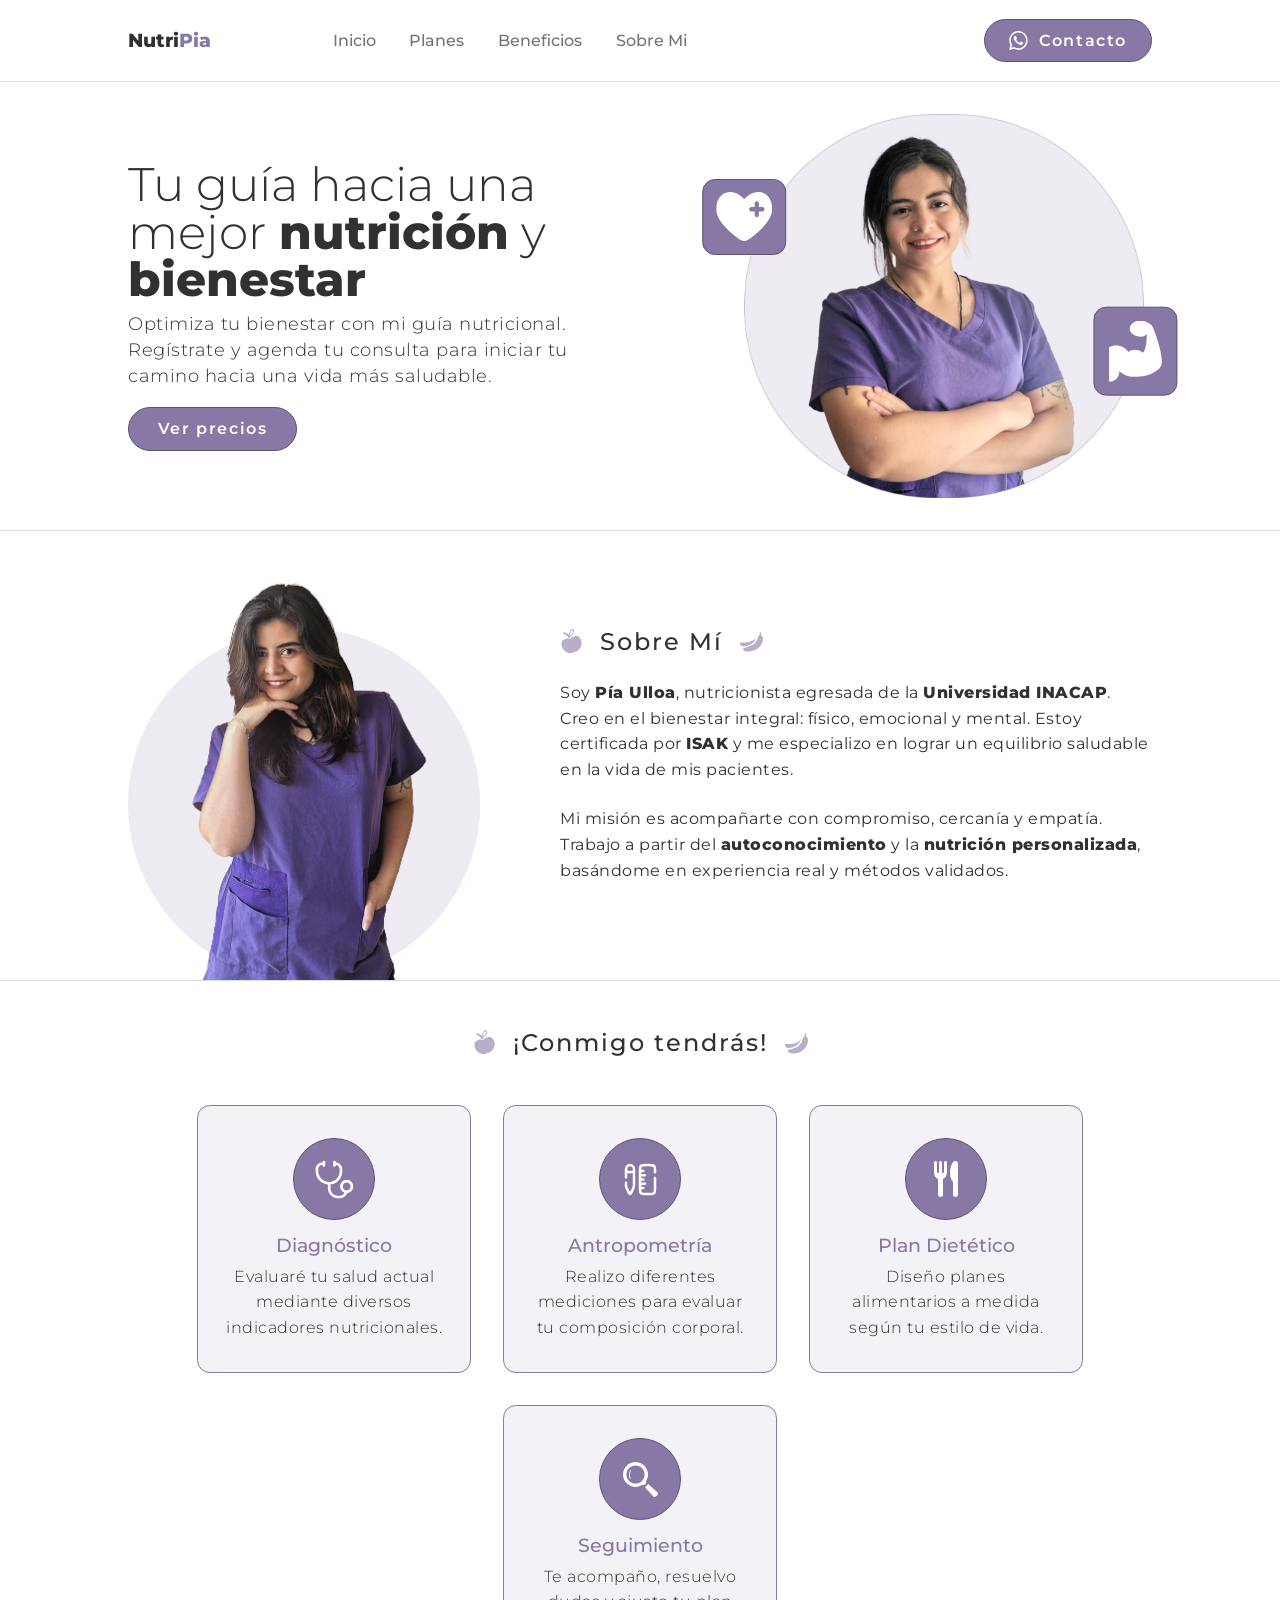
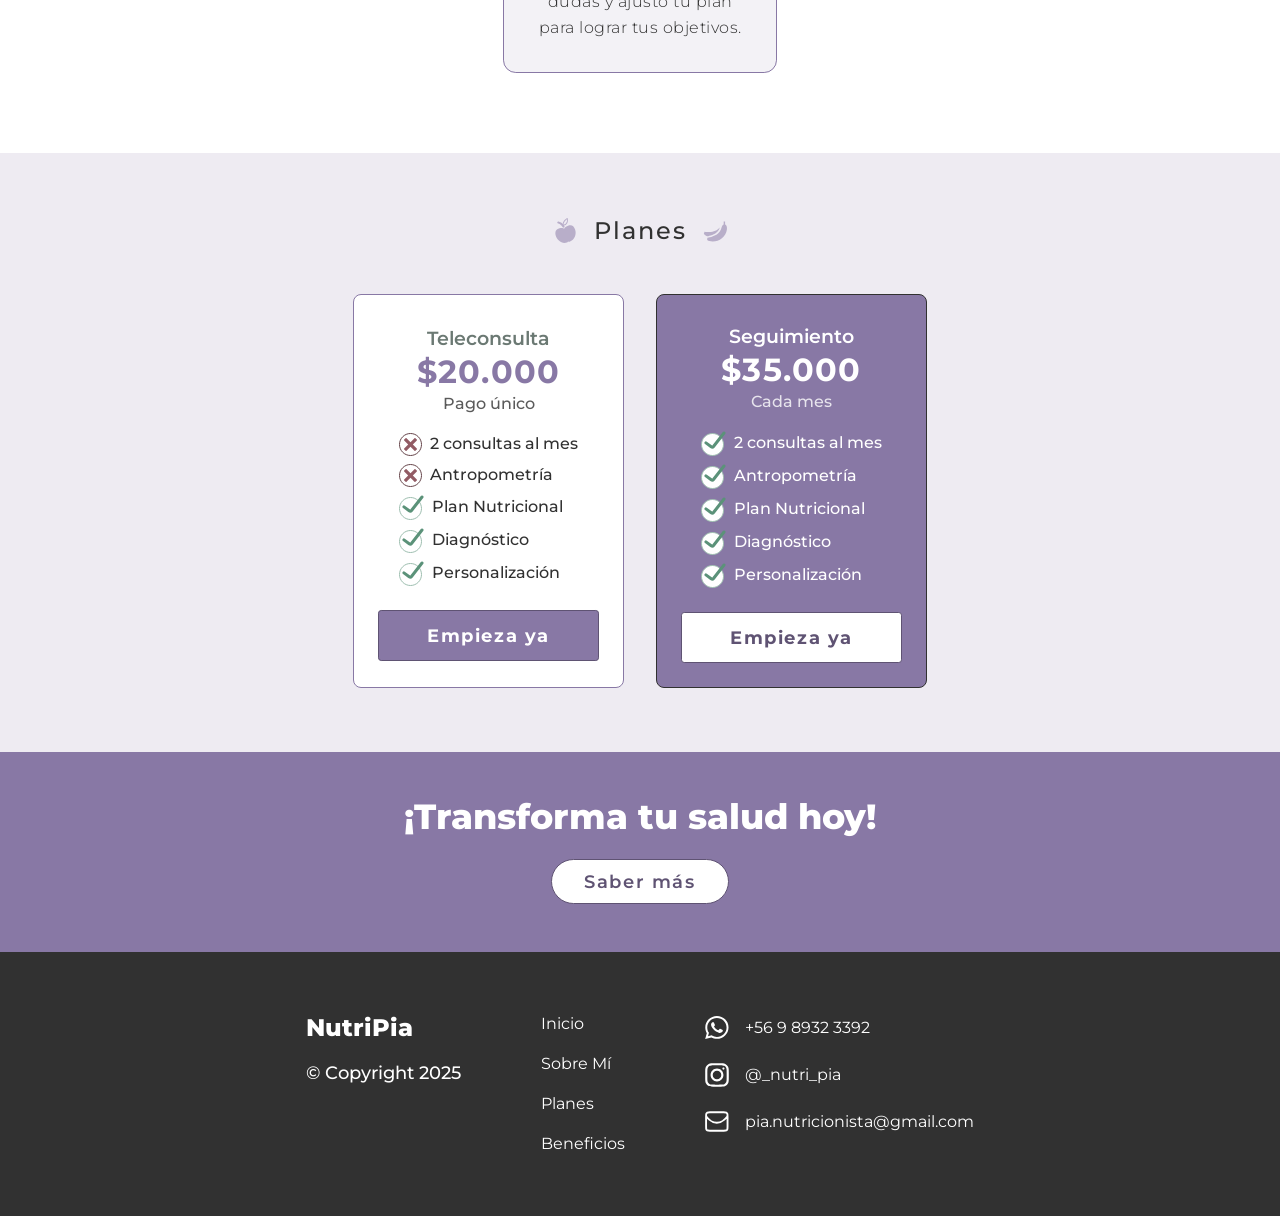
<file: index.html>
<!doctype html>
<html lang="es">
  <head>
    <meta charset="UTF-8" />
    <meta name="viewport" content="width=device-width, initial-scale=1.0" />

    <!-- SEO -->
    <meta
      name="description"
      content="Nutricionista profesional en Chile. Consulta online y planes personalizados para mejorar tu salud y bienestar con Pía Ulloa."
    />
    <meta
      name="keywords"
      content="nutricionista, consulta nutricional, teleconsulta, salud, alimentación, bienestar, planes nutricionales, chile"
    />
    <meta name="author" content="Pía Ulloa" />
    <meta name="robots" content="index, follow" />

    <!-- Open Graph -->
    <meta property="og:title" content="NutriPia | Nutricionista en Chile" />
    <meta
      property="og:description"
      content="Consulta nutricional personalizada con Pía Ulloa. Mejora tu salud y bienestar con planes hechos a tu medida."
    />
    <meta
      property="og:image"
      content="https://nutripia.netlify.app/assets/images/hero-image.png"
    />
    <meta property="og:type" content="website" />
    <meta property="og:url" content="https://nutripia.netlify.app" />

    <!-- CSS -->
    <link rel="stylesheet" href="assets/styles/fonts.css" />
    <link rel="stylesheet" href="assets/styles/reset.css" />
    <link rel="stylesheet" href="assets/styles/shared.css" />
    <link rel="stylesheet" href="assets/styles/animation.css" />
    <link rel="stylesheet" href="assets/styles/navbar.css" />
    <link rel="stylesheet" href="assets/styles/hero.css" />
    <link rel="stylesheet" href="assets/styles/about.css" />
    <link rel="stylesheet" href="assets/styles/benefit.css" />
    <link rel="stylesheet" href="assets/styles/pricing.css" />
    <link rel="stylesheet" href="assets/styles/cta.css" />
    <link rel="stylesheet" href="assets/styles/footer.css" />

    <title>NutriPia con Pía Ulloa | Nutricionista en Chile</title>
  </head>
  <body>
    <header class="navbar">
      <a href="index.html" class="navbar__logo" aria-label="Logo NutriPia">
        <span>Nutri</span><span>Pia</span>
      </a>
      <nav
        id="navigationMenu"
        class="navbar__navigation"
        aria-label="Navegación principal"
      >
        <ul class="navbar__navigation__content">
          <li><a href="#hero">Inicio</a></li>
          <li><a href="#pricing">Planes</a></li>
          <li><a href="#benefit">Beneficios</a></li>
          <li><a href="#about">Sobre Mi</a></li>
        </ul>
        <ul class="navbar__navigation__auth">
          <li>
            <a
              href="https://wa.me/56989323392"
              target="_blank"
              class="button button--contact"
              aria-label="Contacto por WhatsApp"
            >
              <img src="assets/icons/whatsapp-icon.svg" alt="Icono WhatsApp" />
              <span>Contacto</span>
            </a>
          </li>
        </ul>
      </nav>
      <button
        id="menuToggler"
        class="navbar__navigation__toggler"
        aria-label="Abrir menú"
      >
        <img
          id="menuTogglerIcon"
          src="assets/icons/hamburguer.svg"
          alt="Icono menú"
        />
      </button>
    </header>

    <main>
      <!-- Hero Section -->
      <section id="hero" class="hero border-bottom">
        <div class="hero__image">
          <div class="hero__bubble">
            <img src="assets/icons/heart-icon.svg" alt="Icono corazón" />
            <span>¡<b>Aumenta</b> tu energía!</span>
          </div>
          <img
            src="assets/images/hero-image.png"
            alt="Nutricionista atendiendo a paciente feliz"
          />
          <div class="hero__bubble">
            <img src="assets/icons/muscle-icon.svg" alt="Icono músculo" />
            <span>¡<b>Transforma</b> tu cuerpo!</span>
          </div>
        </div>
        <div class="hero__description">
          <h1>Tu guía hacia una mejor <b>nutrición</b> y <b>bienestar</b></h1>
          <p>
            Optimiza tu bienestar con mi guía nutricional. Regístrate y agenda
            tu consulta para iniciar tu camino hacia una vida más saludable.
          </p>
          <a href="#pricing" class="button button--primary">Ver precios</a>
        </div>
      </section>

      <!-- About me -->
      <section id="about" class="about border-bottom">
        <div class="about__description">
          <div class="title about__title">
            <img src="assets/icons/apple-icon.svg" alt="Icono manzana" />
            <h2>Sobre Mí</h2>
            <img src="assets/icons/banana-icon.svg" alt="Icono plátano" />
          </div>
          <p>
            Soy <b>Pía Ulloa</b>, nutricionista egresada de la
            <b>Universidad INACAP</b>. Creo en el bienestar integral: físico,
            emocional y mental. Estoy certificada por <b>ISAK</b> y me
            especializo en lograr un equilibrio saludable en la vida de mis
            pacientes.
          </p>
          <p>
            Mi misión es acompañarte con compromiso, cercanía y empatía. Trabajo
            a partir del <b>autoconocimiento</b> y la
            <b>nutrición personalizada</b>, basándome en experiencia real y
            métodos validados.
          </p>
        </div>
        <div class="about__image">
          <img
            src="assets/images/about-image.jpg"
            alt="Pía Ulloa nutricionista profesional"
          />
        </div>
      </section>

      <!-- Benefit -->
      <section id="benefit" class="benefit">
        <div class="title benefit__title">
          <img src="assets/icons/apple-icon.svg" alt="Icono manzana" />
          <h2>¡Conmigo tendrás!</h2>
          <img src="assets/icons/banana-icon.svg" alt="Icono plátano" />
        </div>
        <ul class="benefit__list">
          <li class="benefit__box">
            <div class="benefit__box__icon">
              <img
                src="assets/icons/diagnosis-icon.svg"
                alt="Icono diagnóstico"
              />
            </div>
            <h3>Diagnóstico</h3>
            <p>
              Evaluaré tu salud actual mediante diversos indicadores
              nutricionales.
            </p>
          </li>
          <li class="benefit__box">
            <div class="benefit__box__icon">
              <img
                src="assets/icons/measures-icon.svg"
                alt="Icono medidas corporales"
              />
            </div>
            <h3>Antropometría</h3>
            <p>
              Realizo diferentes mediciones para evaluar tu composición
              corporal.
            </p>
          </li>
          <li class="benefit__box">
            <div class="benefit__box__icon">
              <img
                src="assets/icons/diet-icon.svg"
                alt="Icono dieta personalizada"
              />
            </div>
            <h3>Plan Dietético</h3>
            <p>Diseño planes alimentarios a medida según tu estilo de vida.</p>
          </li>
          <li class="benefit__box">
            <div class="benefit__box__icon">
              <img src="assets/icons/lookup-icon.svg" alt="Icono seguimiento" />
            </div>
            <h3>Seguimiento</h3>
            <p>
              Te acompaño, resuelvo dudas y ajusto tu plan para lograr tus
              objetivos.
            </p>
          </li>
        </ul>
      </section>

      <!-- Pricing -->
      <section id="pricing" class="pricing">
        <div class="title pricing__title">
          <img src="assets/icons/apple-icon.svg" alt="Icono manzana" />
          <h2>Planes</h2>
          <img src="assets/icons/banana-icon.svg" alt="Icono plátano" />
        </div>
        <ul class="pricing__list">
          <li class="pricing__box">
            <span class="pricing__box__title">Teleconsulta</span>
            <h4>$20.000</h4>
            <span class="pricing__box__sub_title">Pago único</span>
            <ul>
              <li>
                <img
                  src="assets/icons/feature-out.svg"
                  alt="Sin consulta extra"
                /><span>2 consultas al mes</span>
              </li>
              <li>
                <img
                  src="assets/icons/feature-out.svg"
                  alt="Sin antropometría presencial"
                /><span>Antropometría</span>
              </li>
              <li>
                <img
                  src="assets/icons/feature-in.svg"
                  alt="Incluye plan"
                /><span>Plan Nutricional</span>
              </li>
              <li>
                <img
                  src="assets/icons/feature-in.svg"
                  alt="Incluye diagnóstico"
                /><span>Diagnóstico</span>
              </li>
              <li>
                <img
                  src="assets/icons/feature-in.svg"
                  alt="Incluye personalización"
                /><span>Personalización</span>
              </li>
            </ul>
            <a
              class="button button--primary"
              href="https://wa.me/56989323392?text=Hola%21%20Me%20interesa%20una%20teleconsulta."
              target="_blank"
              >Empieza ya</a
            >
          </li>

          <li class="pricing__box pricing__box--full">
            <span class="pricing__box__title">Seguimiento</span>
            <h4>$35.000</h4>
            <span class="pricing__box__sub_title">Cada mes</span>
            <ul>
              <li>
                <img
                  src="assets/icons/feature-in.svg"
                  alt="Incluye consultas"
                /><span>2 consultas al mes</span>
              </li>
              <li>
                <img
                  src="assets/icons/feature-in.svg"
                  alt="Incluye antropometría"
                /><span>Antropometría</span>
              </li>
              <li>
                <img
                  src="assets/icons/feature-in.svg"
                  alt="Incluye plan"
                /><span>Plan Nutricional</span>
              </li>
              <li>
                <img
                  src="assets/icons/feature-in.svg"
                  alt="Incluye diagnóstico"
                /><span>Diagnóstico</span>
              </li>
              <li>
                <img
                  src="assets/icons/feature-in.svg"
                  alt="Incluye personalización"
                /><span>Personalización</span>
              </li>
            </ul>
            <a
              href="https://wa.me/56989323392?text=Hola%21%20Me%20interesa%20el%20plan%20con%20seguimiento."
              target="_blank"
              class="button button--secundary"
              >Empieza ya</a
            >
          </li>
        </ul>
      </section>

      <!-- CTA -->
      <section class="cta">
        <h2>¡Transforma tu salud hoy!</h2>
        <a
          href="https://wa.me/56989323392?text=Hola%21%20Me%20gustaria%20saber%20mas."
          target="_blank"
          class="button button--secundary"
          >Saber más</a
        >
      </section>
    </main>

    <!-- Footer -->
    <footer class="footer">
      <ul class="footer__logo">
        <li><a href="#hero">NutriPia</a></li>
        <li><span>© Copyright 2025</span></li>
      </ul>
      <ul class="footer__navigation">
        <li><a href="#hero">Inicio</a></li>
        <li><a href="#about">Sobre Mí</a></li>
        <li><a href="#pricing">Planes</a></li>
        <li><a href="#benefit">Beneficios</a></li>
      </ul>
      <ul class="footer__contact">
        <li>
          <a href="tel:+56989323392"
            ><img
              src="assets/icons/whatsapp-icon.svg"
              alt="Icono teléfono"
            /><span>+56 9 8932 3392</span></a
          >
        </li>
        <li>
          <a href="https://www.instagram.com/_nutri_pia/" target="_blank"
            ><img
              src="assets/icons/instagram-icon.svg"
              alt="Icono Instagram"
            /><span>@_nutri_pia</span></a
          >
        </li>
        <li>
          <a href="mailto:pia.nutricionista@gmail.com"
            ><img src="assets/icons/mail-icon.svg" alt="Icono correo" /><span
              >pia.nutricionista@gmail.com</span
            ></a
          >
        </li>
      </ul>
    </footer>

    <!-- Scripts -->
    <script src="assets/script.js"></script>
  </body>
</html>
</file>
<file: assets/styles/fonts.css>
@font-face {
  font-family: "Montserrat";
  src: url("../fonts/Montserrat-Light.ttf");
  font-weight: 400;
  font-style: normal;
}
@font-face {
  font-family: "Montserrat";
  src: url("../fonts/Montserrat-Regular.ttf");
  font-weight: 500;
  font-style: normal;
}

@font-face {
  font-family: "Montserrat";
  src: url("../fonts/Montserrat-Medium.ttf");
  font-weight: 600;
  font-style: normal;
}

@font-face {
  font-family: "Montserrat";
  src: url("../fonts/Montserrat-SemiBold.ttf");
  font-weight: 700;
  font-style: normal;
}

@font-face {
  font-family: "Montserrat";
  src: url("../fonts/Montserrat-Bold.ttf");
  font-weight: 800;
  font-style: normal;
}

@font-face {
  font-family: "Montserrat";
  src: url("../fonts/Montserrat-ExtraBold.ttf");
  font-weight: 900;
  font-style: normal;
}
</file>
<file: assets/styles/shared.css>
/* Button */
.button {
  display: flex;
  justify-content: center;
  align-items: center;
  border-radius: 10rem;
  padding: 0.8rem 1.8rem;
  letter-spacing: 0.1rem;
  font-size: 1rem;
  font-weight: 700;
  transition: 150ms ease-in;
  cursor: pointer;
}

.button--contact img {
  width: 1.2rem;
}

.button--contact {
  background-color: #8878a5;
  border: 1px solid #5f5373;
  color: white;
  padding: 0.7rem 1.5rem;
  gap: 0.7rem;
}

.button:hover {
  opacity: 0.5;
}

.button--contact:hover {
  opacity: 1;
  background-color: #7fa59c;
  border: 1px solid #38594a;
}

.button--primary {
  background-color: #8878a5;
  border: 1px solid #5f5373;
  color: white;
}

.button--secundary {
  background-color: white;
  border: 1px solid #5f5373;
  color: #5f5373;
}

.border-bottom {
  border-bottom: 1px solid #dae2df;
}

.title {
  display: flex;
  justify-content: center;
  align-items: center;
  margin-inline: auto;
  font-size: 1.4rem;
  font-weight: 600;
  letter-spacing: 2px;
  text-align: center;
}
.title img {
  width: 1.5rem;
}

.title h2 {
  margin-inline: 1rem;
}
</file>
<file: assets/styles/animation.css>
/* Entry: fade-in */
.fade-in {
  animation: fadeIn 300ms ease-out forwards;
}

/* Exit: fade-out */
.fade-out {
  animation: fadeOut 300ms ease-out forwards;
}

.spin {
  animation: spin 300ms ease-in forwards;
}

@keyframes fadeIn {
  from {
    opacity: 0;
    transform: translateX(1rem);
  }
  to {
    opacity: 1;
    transform: translateX(0);
  }
}

@keyframes fadeOut {
  from {
    opacity: 1;
    transform: translateX(0);
  }
  to {
    opacity: 0;
    transform: translateX(1rem);
  }
}

@keyframes spin {
  from {
    transform: rotate(0deg);
  }
  to {
    transform: rotate(180deg);
  }
}
</file>
<file: assets/styles/navbar.css>
/* Navbar */
.navbar {
  padding-block: 1rem;
  padding-inline: 5dvw;
  position: relative;
  display: flex;
  justify-content: space-between;
  align-items: center;
}

.navbar__logo {
  display: flex;
  font-weight: 900;
  font-size: 1.2rem;
}

.navbar__logo > span:last-of-type {
  color: #8878a5;
}

.navbar__navigation__content,
.navbar__navigation__auth {
  display: flex;
  font-size: 1rem;
  flex-direction: column;
}

.navbar__navigation {
  display: none;
  flex-direction: column;
  background-color: white;
  font-size: 1rem;
  padding: 2rem 2rem;
  position: absolute;
  align-items: center;
  text-align: center;
  right: 5dvw;
  top: 100%;
  z-index: 20;
  border-radius: 1rem;
  border: 1px solid #8878a5;
  color: #737373;
  font-weight: 600;
}

.navbar__navigation > ul:first-of-type {
  margin-bottom: clamp(0.5rem, 10vw, 2rem);
}

.navbar__navigation li:not(:last-of-type) {
  margin-bottom: 1.5rem;
}

.navbar__navigation--visible {
  display: flex;
}

@media (min-width: 1050px) {
  .navbar {
    padding-block: 1.2rem;
    padding-inline: 10dvw;
    border-bottom: 1px solid #dae2df;
  }
  .navbar__navigation {
    flex: 1;
  }

  .navbar__logo {
    flex: 0.25;
  }
  .navbar__navigation {
    position: static;
    padding: 0;
    display: flex;
    border: none;
    background-color: none;
    justify-content: space-between;
  }

  .navbar__navigation__content,
  .navbar__navigation__auth,
  .navbar__navigation {
    flex-direction: row;
    align-items: center;
  }
  .navbar__navigation li {
    transition: 150ms ease-in;
  }
  .navbar__navigation li:hover {
    color: #313131;
  }

  .navbar__navigation__toggler {
    display: none;
  }

  .navbar__navigation > ul:first-of-type {
    margin-block: 0;
  }

  .navbar__navigation li:not(:last-of-type) {
    margin: 0;
    margin-right: clamp(1rem, 2vw + 0.5rem, 3rem);
  }
}
</file>
<file: assets/styles/hero.css>
.hero {
  display: flex;
  flex-direction: column;
  align-items: center;
  justify-content: center;
  padding-bottom: 3rem;
}

.hero__description {
  display: flex;
  flex-direction: column;
  align-items: center;
  text-align: center;
  margin-inline: auto;
}

.hero__description h1 {
  font-size: clamp(1.5rem, 3vw + 1vh, 3.5rem);
  margin-bottom: 0.5rem;
  max-width: 25ch;
}

.hero__description p {
  margin-bottom: 1.2rem;
  font-weight: 400;
  font-size: clamp(1rem, 2vw + 1vh, 1.1rem);
  max-width: clamp(30ch, 50vw, 40ch);
}

.hero__image {
  margin-block: 1rem;
  position: relative;
}

.hero__bubble {
  display: flex;
  color: white;
  position: absolute;
  width: fit-content;
  justify-content: center;
  align-items: center;
  background-color: #8878a5;
  padding: 0.8rem;
  border-radius: 0.8rem;
  border: 1px solid #5f5373;
}

.hero__image .hero__bubble:first-of-type {
  left: 0;
  top: 30%;
  transform: translate(-50%, -50%);
}

.hero__image .hero__bubble:last-of-type {
  right: 0;
  top: 60%;
  transform: translate(40%, -50%);
}

.hero__bubble span {
  display: none;
}

.hero__bubble img {
  width: clamp(2.5rem, 10vw, 3.5rem);
}

.hero__image > img {
  height: auto;
  width: clamp(18rem, 50vw, 25rem);
}

@media (min-width: 65rem) {
  .hero {
    flex-direction: row;
    justify-content: start;
    align-items: center;
    padding-block: 0;
  }

  .hero__description {
    text-align: left;
    margin-inline: 0;
    align-items: start;
    order: 1;
    padding-left: 10dvw;
  }

  .hero__description h1 {
    max-width: 15ch;
  }

  .hero__image {
    margin: 0 auto;
    padding-block: 2rem;
    order: 2;
  }

  .hero__image > img {
    max-width: 25rem;
  }
}

@media (min-width: 90rem) {
  .hero__bubble span {
    display: block;
  }

  .hero__bubble {
    gap: 1rem;
  }

  .hero__bubble img {
    width: 1.5rem;
  }

  .hero__image .hero__bubble:first-of-type {
    transform: translate(-60%, 0%);
  }

  .hero__image .hero__bubble:last-of-type {
    transform: translate(70%, -50%);
  }
}
</file>
<file: assets/styles/about.css>
.about {
  padding-inline: 10dvw;
  padding-top: 2.5rem;
  text-align: center;
}

.about p {
  font-weight: 500;
}

.about p:not(:last-of-type) {
  margin-bottom: 1.5rem;
}

.about__description {
  margin-inline: auto;
  max-width: 40rem;
}

.about__image,
.about__image img {
  margin-inline: auto;
}

.about__image img {
  width: clamp(18rem, 50vw, 22rem);
}

.about__title {
  margin-bottom: 1.5rem;
}

@media (min-width: 65rem) {
  .about {
    padding-top: 0;
    display: flex;
    align-items: center;
  }
  .about__image {
    order: 1;
    margin-right: 5rem;
    margin-top: clamp(0rem, calc(5rem - 5vw), 5rem);
  }
  .about__description {
    text-align: left;
    order: 2;
  }
  .about__title {
    justify-content: start;
    font-size: 1.5rem;
  }
}
</file>
<file: assets/styles/benefit.css>
.benefit {
  padding-inline: 10dvw;
  padding-block: 3rem 5rem;
}

.benefit__title {
  margin-bottom: 3rem;
}

.benefit__list {
  display: flex;
  flex-direction: column;
  flex-wrap: wrap;
  gap: 2rem;
  justify-content: center;
  align-items: center;
}

.benefit__box {
  display: flex;
  max-width: 14rem;
  justify-content: center;
  flex-direction: column;
  align-items: center;
  padding: 2rem 1.5rem;
  background-color: #f3f2f6;
  border-radius: 0.8rem;
  border: 1px solid #8878a5;
}

.benefit__box__icon {
  display: flex;
  justify-content: center;
  align-items: center;
  width: 5rem;
  height: 5rem;
  border: 1px solid #5f5373;
  background-color: #8878a5;
  margin-inline: auto;
  border-radius: 5rem;
}

.benefit__box__icon img {
  max-width: 3rem;
}

.benefit__box h3 {
  color: #8878a5;
  font-size: 1.2rem;
  font-weight: 600;
  margin-block: 1rem 0.5rem;
}

.benefit__box p {
  text-align: center;
}

@media (min-width: 65rem) {
  .benefit__list {
    flex-direction: row;
  }
  .benefit__title {
    font-size: 1.5rem;
  }
}
</file>
<file: assets/styles/pricing.css>
.pricing {
  display: flex;
  flex-direction: column;
  padding-block: 3rem;
  justify-content: center;
  align-items: center;
  background-color: #eeebf2;
}

.pricing__list {
  display: flex;
  flex-direction: column;
  gap: 2rem;
}

.pricing__title {
  margin-bottom: 2rem;
}

.pricing__box {
  display: flex;
  background-color: white;
  flex-direction: column;
  justify-content: center;
  align-items: center;
  font-weight: 600;
  border-radius: 0.5rem;
  border: 1px solid #8878a5;
  padding: 2rem 1.5rem 1.5rem 1.5rem;
}

.pricing__box__title {
  font-size: 1.2rem;
  font-weight: 700;
  margin-bottom: 0.5rem;
  color: #6b7973;
}

.pricing__box h4 {
  margin-bottom: 0.5rem;
  font-size: 2rem;
  font-weight: 800;
  color: #8878a5;
  letter-spacing: 1.2px;
}

.pricing__box__sub_title {
  margin-bottom: 1.3rem;
  opacity: 0.8;
}

.pricing__box ul {
  display: flex;
  flex-direction: column;
  justify-content: center;
  align-items: start;
  margin-bottom: 1.5rem;
  gap: 0.5rem;
}

.pricing__box li {
  display: flex;
  justify-content: center;
  align-items: center;
  gap: 0.5rem;
}

.button--pricing {
  border-radius: 0.2rem;
  padding: 1rem 3rem;
  font-size: 1.1rem;
  font-weight: 800;
}
.pricing__box--full {
  background-color: #8878a5;
  color: white;
  border: 1px solid #313131;
}

.pricing__box .button {
  border-radius: 0.2rem;
  padding: 1rem 3rem;
  font-size: 1.1rem;
  font-weight: 800;
}

.pricing__box--full .pricing__box__title,
.pricing__box--full h4 {
  color: white;
}

@media (min-width: 65rem) {
  .pricing {
    padding-block: 4rem;
  }
  .pricing__list {
    flex-direction: row;
    flex-wrap: wrap;
    gap: 2rem;
  }

  .pricing__title {
    font-size: 1.5rem;
    margin-bottom: 3rem;
  }
}
</file>
<file: assets/styles/cta.css>
.cta {
  display: flex;
  flex-direction: column;
  justify-content: center;
  align-items: center;
  background-color: #8878a5;
  color: white;
  padding: 3rem 2rem;
  gap: 1.5rem;
}

.cta h2 {
  text-align: center;
  font-size: clamp(1.7rem, 2vw + 1vh, 2.5rem);
  font-weight: 900;
}

.cta .button {
  padding-inline: 2rem;
  font-size: 1.1rem;
}
</file>
<file: assets/styles/footer.css>
.footer {
  display: flex;
  flex-direction: column;
  justify-content: center;
  align-items: center;
  text-align: center;
  padding: 4rem;
  gap: 3rem;
  background-color: #313131;
  color: white;
}

.footer__logo a {
  font-size: 1.5rem;
  font-weight: 900;
  color: white;
}
.footer__logo span {
  font-size: 1.1rem;
  font-weight: 600;
}

.footer__logo,
.footer__contact,
.footer__navigation {
  display: flex;
  flex-direction: column;
  gap: 1.5rem;
}

.footer__contact {
  flex-direction: row;
}

.footer__contact a,
.footer__navigation a {
  font-weight: 500;
}

.footer__contact span {
  display: none;
}

@media (min-width: 65rem) {
  .footer {
    flex-direction: row;
    align-items: start;
    gap: 5rem;
  }

  .footer__navigation,
  .footer__logo,
  .footer__contact {
    align-items: start;
  }
  .footer__contact {
    flex-direction: column;
  }
  .footer__contact a {
    display: flex;
    align-items: center;
  }
  .footer__contact span {
    display: inline;
  }
  .footer__contact img {
    display: inline;
    max-width: 1.5rem;
    margin-right: 1rem;
  }
}
</file>
